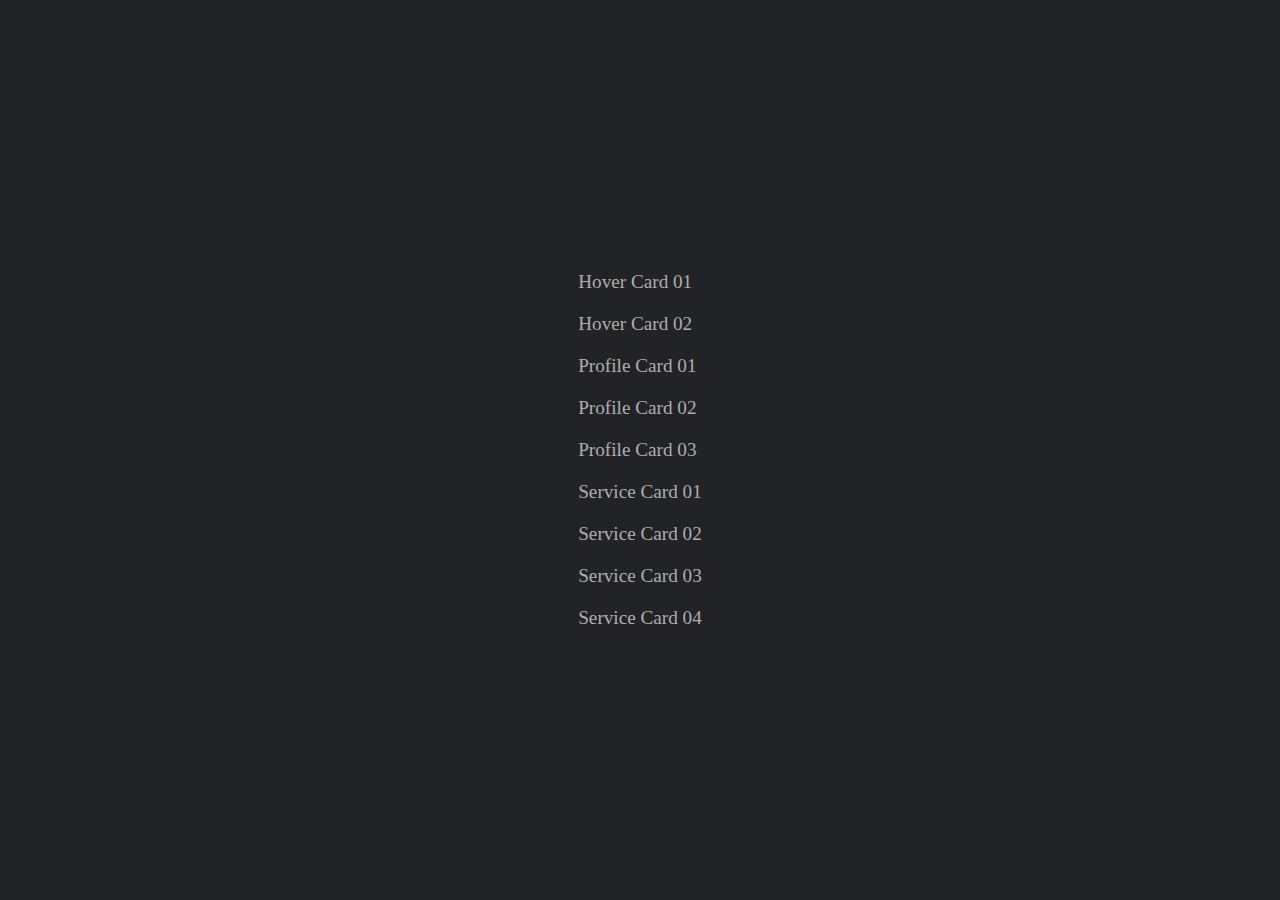
<file: index.html>
<!DOCTYPE html>
<html lang="en">
<head>
	<meta charset="UTF-8">
	<meta name="author" content="Aracely Alba @AshkoreDev">
	<meta name="description" content="Card examples">
  <meta name="keywords" content="HTML, CSS, JS">
	<meta name="viewport" content="width=device-width, initial-scale=1.0">
	<title>Card Examples</title>
	<link rel="stylesheet" href="./style.css">
</head>
<body>

	<header>
		<ul>
			<li>
				<a href="./hover-card-01/index.html">Hover Card 01</a>
			</li>
			<li>
				<a href="./hover-card-02/index.html">Hover Card 02</a>
			</li>
			<li>
				<a href="./profile-card-01/index.html">Profile Card 01</a>
			</li>
			<li>
				<a href="./profile-card-02/index.html">Profile Card 02</a>
			</li>
			<li>
				<a href="./profile-card-03/index.html">Profile Card 03</a>
			</li>
			<li>
				<a href="./service-card-01/index.html">Service Card 01</a>
			</li>
			<li>
				<a href="./service-card-02/index.html">Service Card 02</a>
			</li>
			<li>
				<a href="./service-card-03/index.html">Service Card 03</a>
			</li>
			<li>
				<a href="./service-card-04/index.html">Service Card 04</a>
			</li>
		</ul>
	</header>
	
</body>
</html>
</file>
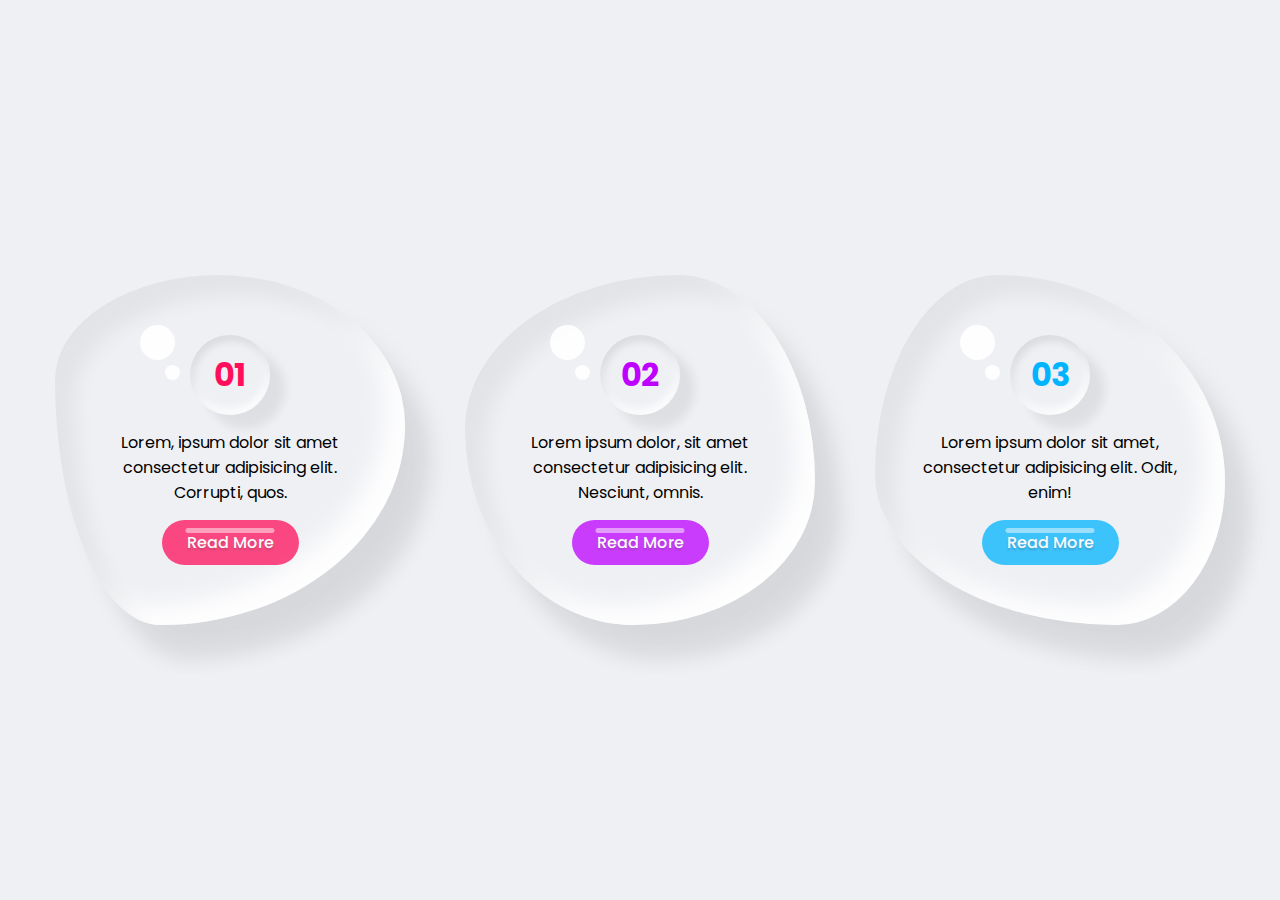
<file: service-card-01/index.html>
<!DOCTYPE html>
<html lang="en">
<head>
	<meta charset="UTF-8">
	<meta name="author" content="Aracely Alba @AshkoreDev">
	<meta name="description" content="Service Card 01">
  <meta name="keywords" content="HTML, CSS">
	<meta name="viewport" content="width=device-width, initial-scale=1.0">
	<title>Service Card - 01</title>
	<link rel="stylesheet" href="./style.css">
</head>
<body>
	
	<div class="container">
		<div class="drop" style="--clr: #ff0f5b;">
			<div class="content">
				<h2>01</h2>
				<p>Lorem, ipsum dolor sit amet consectetur adipisicing elit. Corrupti, quos.</p>
				<a href="#">Read More</a>
			</div>
		</div>
		<div class="drop" style="--clr: #be01fe;">
			<div class="content">
				<h2>02</h2>
				<p>Lorem ipsum dolor, sit amet consectetur adipisicing elit. Nesciunt, omnis.</p>
				<a href="#">Read More</a>
			</div>
		</div>
		<div class="drop" style="--clr: #01b4ff;">
			<div class="content">
				<h2>03</h2>
				<p>Lorem ipsum dolor sit amet, consectetur adipisicing elit. Odit, enim!</p>
				<a href="#">Read More</a>
			</div>
		</div>
	</div>

</body>
</html>
</file>
<file: style.css>
* {
	margin: 0;
	padding: 0;
	box-sizing: border-box;
}

header {
	height: 100vh;
	display: flex;
	align-items: center;
	justify-content: center;
	background: #222327;
}

li {
	margin: 20px 0;
	list-style: none;
}

a {
	padding: 10px;
	color: #aeaeae;
	font-size: 1.2em;
	text-decoration: none;
}

a:hover {
	color: #fff;
	background: #0b2;
}
</file>
<file: service-card-01/style.css>
@import url('https://fonts.googleapis.com/css2?family=Poppins:wght@400;700&display=swap');

* {
	margin: 0;
	padding: 0;
	box-sizing: border-box;
	font-family: 'Poppins', sans-serif;
}

body {
	min-height: 100vh;
	display: flex;
	align-items: center;
	justify-content: center;
	background: #eff0f4;
}

.container {
	padding: 50px 0;
	display: flex;
	flex-wrap: wrap;
	align-items: center;
	justify-content: center;
	gap: 40px 60px;
	position: relative;
}

.drop {
	width: 350px;
	height: 350px;
	display: flex;
	align-items: center;
	justify-content: center;
	position: relative;
	box-shadow: inset 20px 20px 20px rgba(0,0,0,0.05), 25px 35px 20px rgba(0,0,0,0.05), 25px 30px 30px rgba(0,0,0,0.05), inset -20px -20px 25px rgba(255,255,255,0.9);
	transition: 0.5s ease-in-out;
}

.drop:nth-child(1) {
	border-radius: 47% 53% 70% 30% / 30% 43% 57% 70%;
}

.drop:nth-child(2) {
	border-radius: 61% 39% 52% 48% / 44% 59% 41% 56%;
}

.drop:nth-child(3) {
	border-radius: 35% 65% 31% 69% /57% 59% 41% 43%;
}

.drop:hover {
	border-radius: 50%;
}

.drop::before {
	content: '';
	width: 35px;
	height: 35px;
	position: absolute;
	top: 50px;
	left: 85px;
	border-radius: 50%;
	background: #fff;
	opacity: 0.9;
}

.drop::after {
	content: '';
	width: 15px;
	height: 15px;
	position: absolute;
	top: 90px;
	left: 110px;
	border-radius: 50%;
	background: #fff;
	opacity: 0.9;
}

.content {
	padding: 40px;
	display: flex;
	flex-direction: column;
	align-items: center;
	justify-content: center;
	gap: 15px;
	position: relative;
	text-align: center;
}

.content h2 {
	width: 80px;
	height: 80px;
	display: flex;
	align-items: center;
	justify-content: center;
	position: relative;
	color: var(--clr);
	font-size: 2em;
	border-radius: 50%;
	background: #eff0f4;
	box-shadow: inset 2px 5px 10px rgba(0,0,0,0.1), inset -2px -5px 10px rgba(255,255,255,1), 15px 15px 10px rgba(0,0,0,0.05), 15px 10px 15px rgba(0,0,0,0.025);
}

.content a {
	padding: 10px 25px;
	position: relative;
	color: #fff;
	font-weight: 500;
	text-decoration: none;
	text-shadow: 0 2px 2px rgba(0,0,0,0.25);
	border-radius: 25px;
	background: var(--clr);
	opacity: 0.75;
	transition: 0.5s;
}

.content a:hover {
	opacity: 1;
}

.content a::before {
	content: '';
	width: 65%;
	height: 5px;
	position: absolute;
	top: 8px;
	left: 50%;
	border-radius: 5px;
	background: rgba(255,255,255,0.5);
	transform: translateX(-50%);
}
</file>
